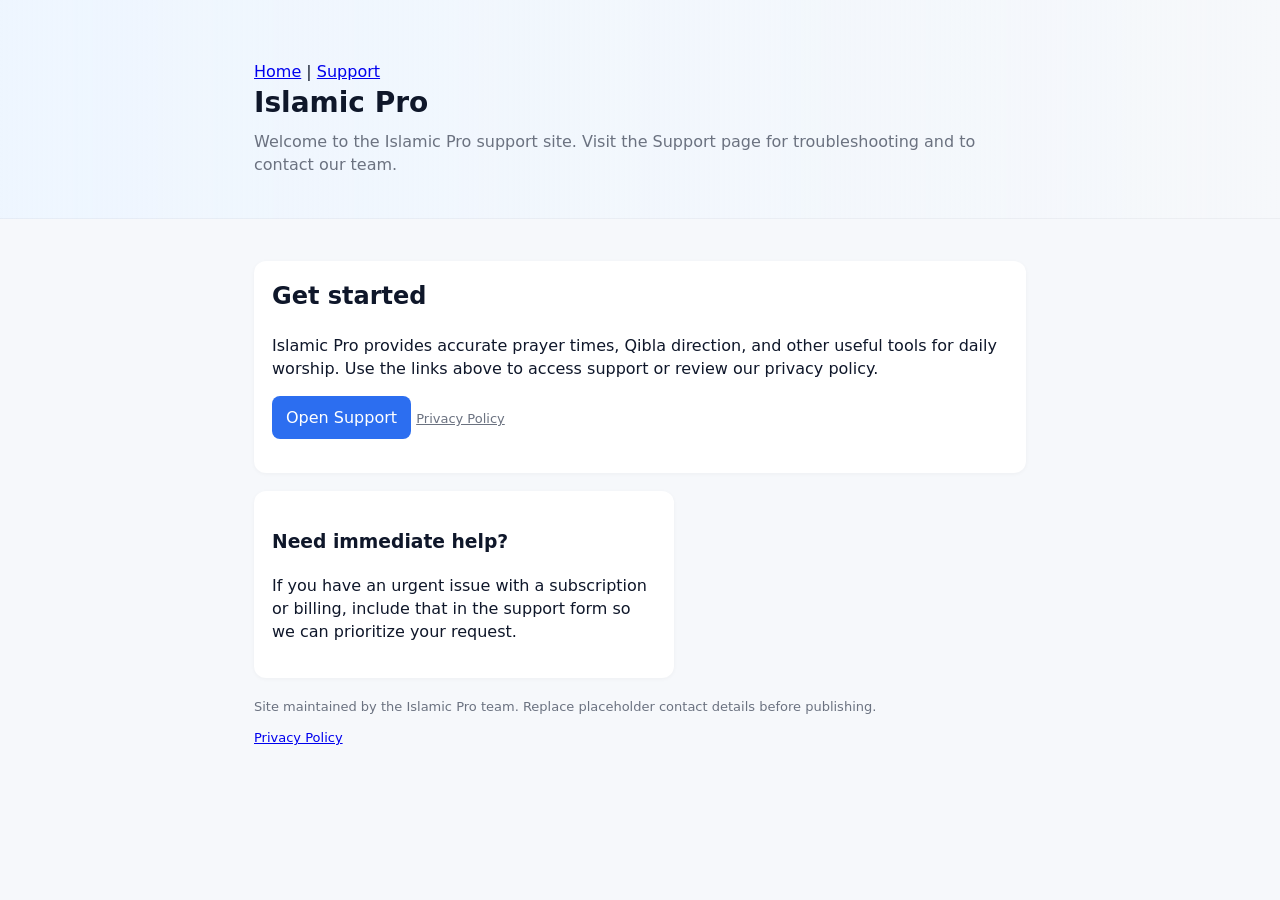
<file: index.html>
<!doctype html>
<html lang="en">
<head>
  <meta charset="utf-8" />
  <meta name="viewport" content="width=device-width,initial-scale=1" />
  <title>Islamic Pro  Home</title>
  <link rel="stylesheet" href="style.css" />
</head>
<body>
  <header class="hero">
    <div class="wrap">
  <div id="site-nav"></div>
      <h1>Islamic Pro</h1>
      <p>Welcome to the Islamic Pro support site. Visit the Support page for troubleshooting and to contact our team.</p>
    </div>
  </header>

  <main class="wrap">

    <section class="card">
      <h2>Get started</h2>
      <p>Islamic Pro provides accurate prayer times, Qibla direction, and other useful tools for daily worship. Use the links above to access support or review our privacy policy.</p>
      <p style="margin-top:12px"><a class="btn" href="support.html">Open Support</a> <a class="muted" href="privacy.html">Privacy Policy</a></p>
    </section>

    <section class="card small">
      <h3>Need immediate help?</h3>
      <p>If you have an urgent issue with a subscription or billing, include that in the support form so we can prioritize your request.</p>
    </section>

    <footer class="footer">
      <p>Site maintained by the Islamic Pro team. Replace placeholder contact details before publishing.</p>
      <p><a href="privacy.html">Privacy Policy</a></p>
    </footer>

  </main>
    <script src="nav.js"></script>
</body>
</html>
</file>
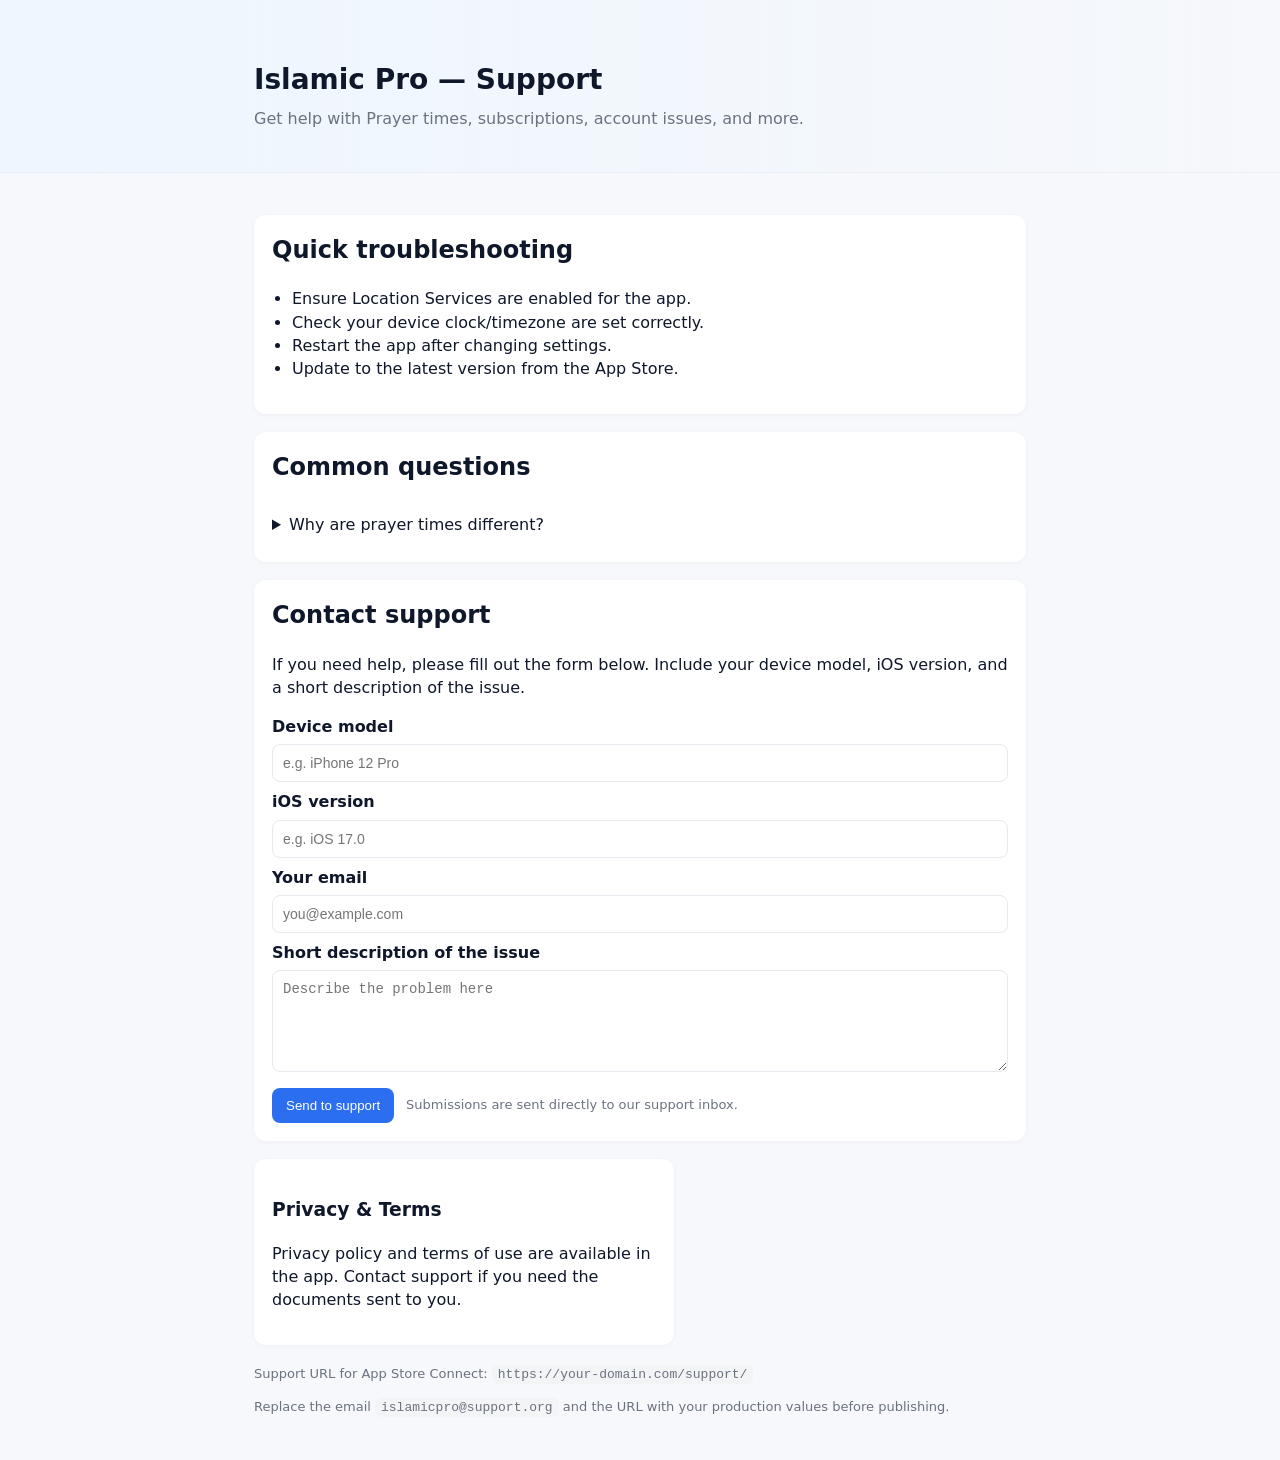
<file: support/index.html>
<!doctype html>
<html lang="en">
<head>
  <meta charset="utf-8" />
  <meta name="viewport" content="width=device-width,initial-scale=1" />
  <title>Islamic Pro — Support</title>
  <link rel="stylesheet" href="style.css" />
</head>
<body>
  <header class="hero">
    <div class="wrap">
      <h1>Islamic Pro — Support</h1>
      <p>Get help with Prayer times, subscriptions, account issues, and more.</p>
    </div>
  </header>

  

  <main class="wrap">

    <section class="card">
      <h2>Quick troubleshooting</h2>
      <ul>
        <li>Ensure Location Services are enabled for the app.</li>
        <li>Check your device clock/timezone are set correctly.</li>
        <li>Restart the app after changing settings.</li>
        <li>Update to the latest version from the App Store.</li>
      </ul>
    </section>

    <section class="card">
      <h2>Common questions</h2>

      <details>
        <summary>Why are prayer times different?</summary>
        <p>Prayer times depend on selected calculation method and juristic settings. Verify your method in Settings → Prayer Times.</p>
      </details>
    </section>

    <section class="card">
      <h2>Contact support</h2>
      <p>If you need help, please fill out the form below. Include your device model, iOS version, and a short description of the issue.</p>
      <form id="support-form" class="support-form" action="#" method="post">
        <label for="device">Device model</label>
        <input id="device" name="device" type="text" placeholder="e.g. iPhone 12 Pro" required />

        <label for="ios">iOS version</label>
        <input id="ios" name="ios" type="text" placeholder="e.g. iOS 17.0" required />

        <label for="email">Your email</label>
        <input id="email" name="email" type="email" placeholder="you@example.com" required />

        <label for="desc">Short description of the issue</label>
        <textarea id="desc" name="desc" rows="5" placeholder="Describe the problem here" required></textarea>

        <div id="form-status" class="notice" style="display:none"></div>
        <div class="form-row">
          <button id="submit-btn" class="btn" type="submit">Send to support</button>
          <small class="muted">Submissions are sent directly to our support inbox.</small>
        </div>
      </form>
    </section>

    <section class="card small">
      <h3>Privacy & Terms</h3>
      <p>Privacy policy and terms of use are available in the app. Contact support if you need the documents sent to you.</p>
    </section>

    <footer class="footer">
      <p>Support URL for App Store Connect: <code>https://your-domain.com/support/</code></p>
      <p>Replace the email <code>islamicpro@support.org</code> and the URL with your production values before publishing.</p>
    </footer>

  </main>
  <script>
    // Submit the form via fetch to a serverless email endpoint (Formspree example).
    (function(){
      var form = document.getElementById('support-form');
      var status = document.getElementById('form-status');
      var submitBtn = document.getElementById('submit-btn');
      if(!form) return;

      // Replace with your real endpoint. Example: Formspree endpoint URL
      var ENDPOINT = 'https://formspree.io/f/mvgqewoy';

      function showMessage(text, ok){
        status.style.display = 'block';
        status.textContent = text;
        status.style.color = ok ? 'green' : 'crimson';
      }

      form.addEventListener('submit', function(e){
        e.preventDefault();
        submitBtn.disabled = true;
        status.style.display = 'none';

        var payload = {
          device: document.getElementById('device').value.trim(),
          ios: document.getElementById('ios').value.trim(),
          email: document.getElementById('email').value.trim(),
          desc: document.getElementById('desc').value.trim()
        };

        // Basic client-side validation
        if(!payload.device || !payload.ios || !payload.email || !payload.desc){
          showMessage('Please fill all fields.', false);
          submitBtn.disabled = false;
          return;
        }

        fetch(ENDPOINT, {
          method: 'POST',
          headers: {'Content-Type':'application/json','Accept':'application/json'},
          body: JSON.stringify(payload)
        }).then(function(res){
          if(res.ok){
            showMessage('Thanks — your message was sent. We will reply to the email you provided.', true);
            form.reset();
          } else {
            return res.json().then(function(data){
              var msg = (data && data.error) ? data.error : 'Submission failed';
              throw new Error(msg);
            });
          }
        }).catch(function(err){
          showMessage('Failed to send: ' + err.message + '. Please email islamicpro@support.org directly.', false);
        }).finally(function(){
          submitBtn.disabled = false;
        });
      });
    })();
  </script>
</body>
</html>
</file>
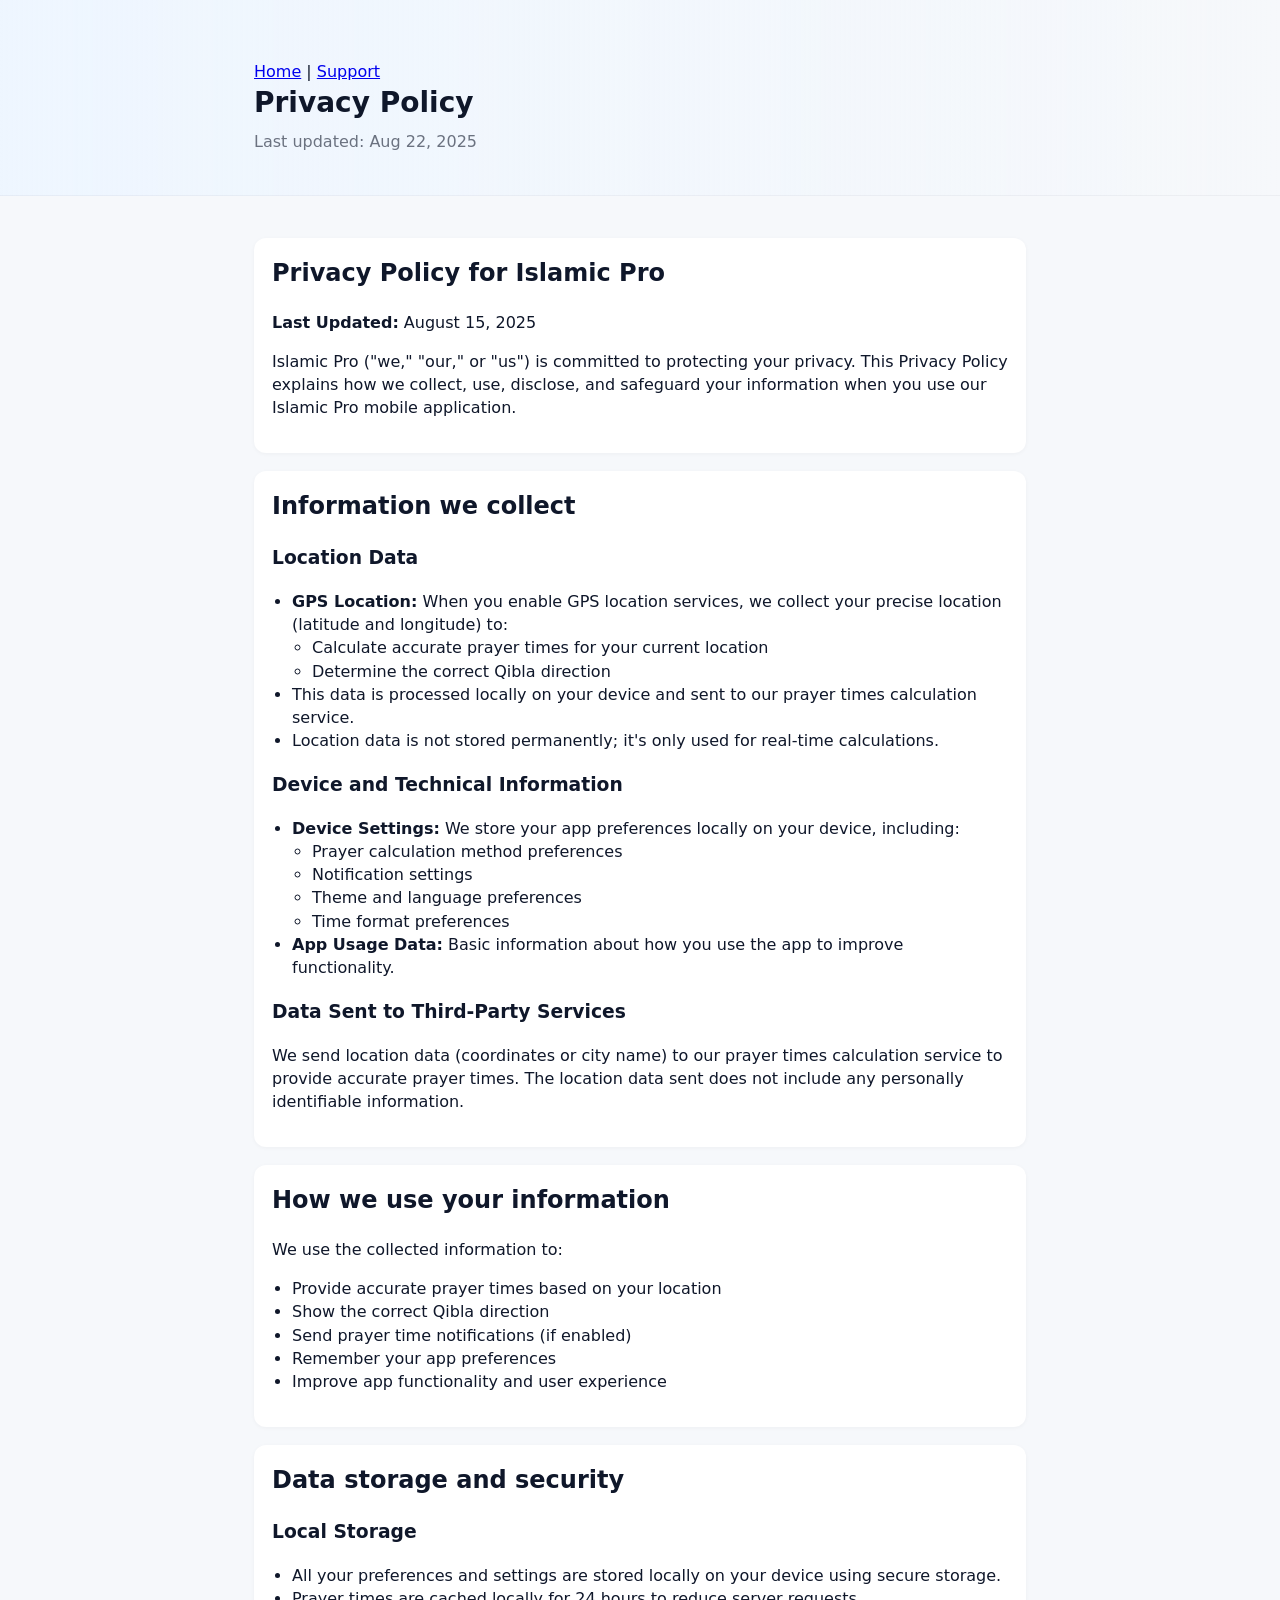
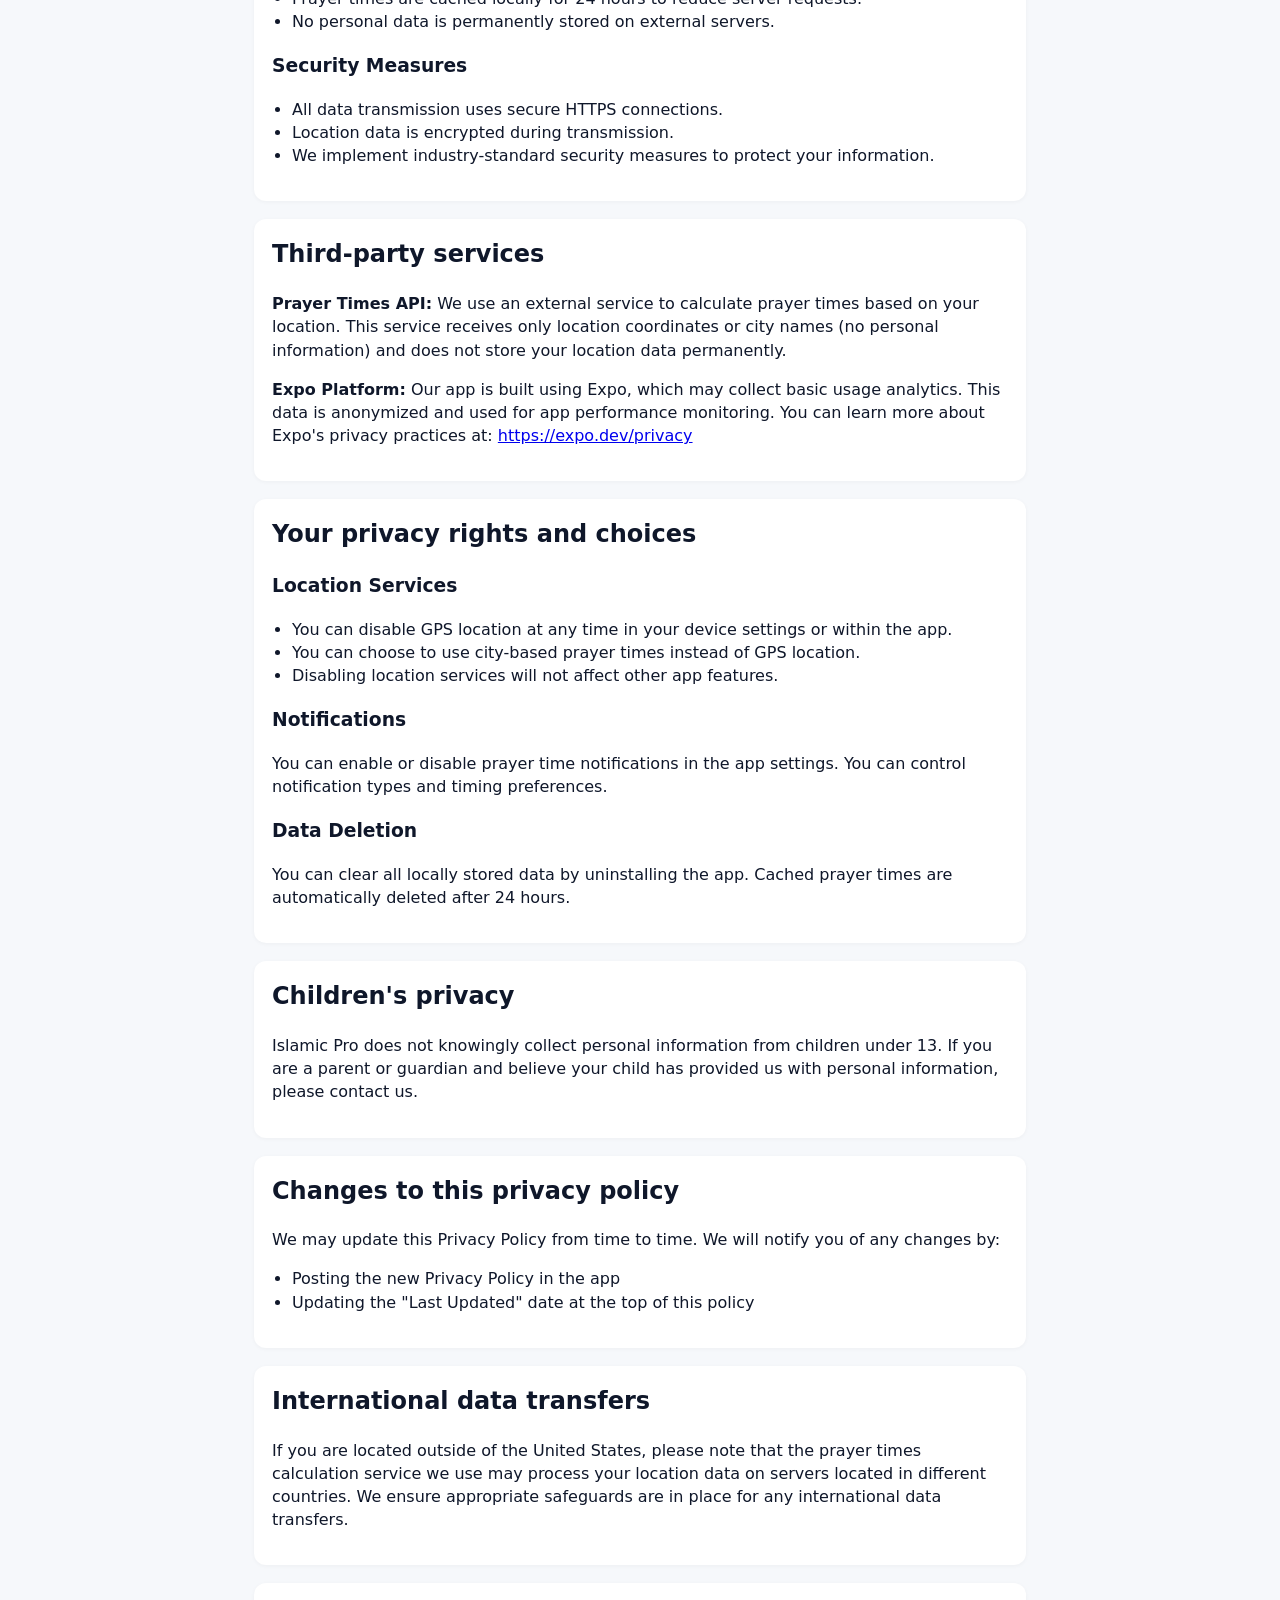
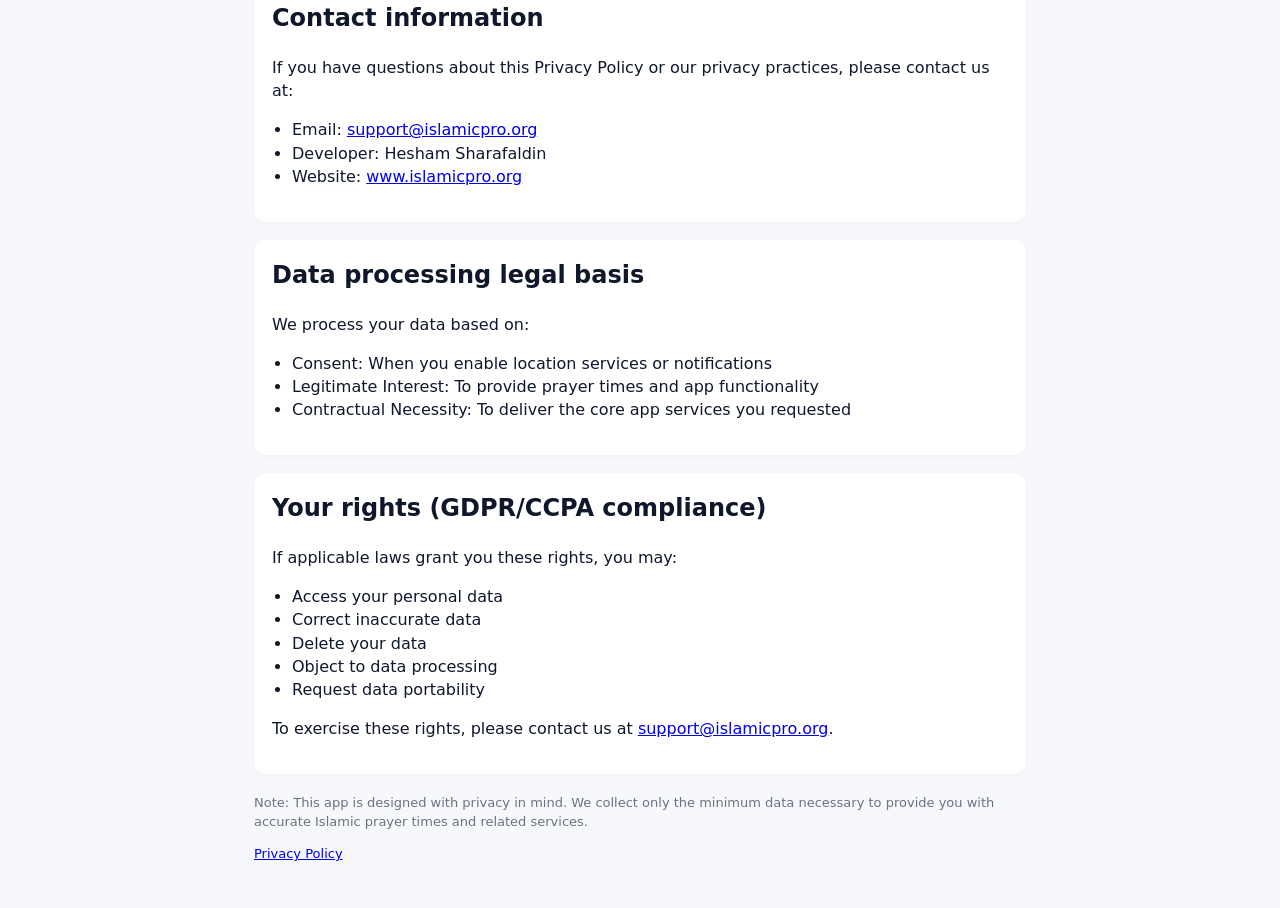
<file: privacy.html>
<!doctype html>
<html lang="en">
<head>
  <meta charset="utf-8" />
  <meta name="viewport" content="width=device-width,initial-scale=1" />
  <title>Islamic Pro  Privacy Policy</title>
  <link rel="stylesheet" href="style.css" />
</head>
<body>
  <header class="hero">
    <div class="wrap">
  <div id="site-nav"></div>
      <h1>Privacy Policy</h1>
      <p>Last updated: Aug 22, 2025</p>
    </div>
  </header>

  <main class="wrap">
    <section class="card">
      <h2>Privacy Policy for Islamic Pro</h2>
      <p><strong>Last Updated:</strong> August 15, 2025</p>
      <p>Islamic Pro ("we," "our," or "us") is committed to protecting your privacy. This Privacy Policy explains how we collect, use, disclose, and safeguard your information when you use our Islamic Pro mobile application.</p>
    </section>

    <section class="card">
      <h2>Information we collect</h2>

      <h3>Location Data</h3>
      <ul>
        <li><strong>GPS Location:</strong> When you enable GPS location services, we collect your precise location (latitude and longitude) to:
          <ul>
            <li>Calculate accurate prayer times for your current location</li>
            <li>Determine the correct Qibla direction</li>
          </ul>
        </li>
        <li>This data is processed locally on your device and sent to our prayer times calculation service.</li>
        <li>Location data is not stored permanently; it's only used for real-time calculations.</li>
      </ul>

      <h3>Device and Technical Information</h3>
      <ul>
        <li><strong>Device Settings:</strong> We store your app preferences locally on your device, including:
          <ul>
            <li>Prayer calculation method preferences</li>
            <li>Notification settings</li>
            <li>Theme and language preferences</li>
            <li>Time format preferences</li>
          </ul>
        </li>
        <li><strong>App Usage Data:</strong> Basic information about how you use the app to improve functionality.</li>
      </ul>

      <h3>Data Sent to Third-Party Services</h3>
      <p>We send location data (coordinates or city name) to our prayer times calculation service to provide accurate prayer times. The location data sent does not include any personally identifiable information.</p>
    </section>

    <section class="card">
      <h2>How we use your information</h2>
      <p>We use the collected information to:</p>
      <ul>
        <li>Provide accurate prayer times based on your location</li>
        <li>Show the correct Qibla direction</li>
        <li>Send prayer time notifications (if enabled)</li>
        <li>Remember your app preferences</li>
        <li>Improve app functionality and user experience</li>
      </ul>
    </section>

    <section class="card">
      <h2>Data storage and security</h2>

      <h3>Local Storage</h3>
      <ul>
        <li>All your preferences and settings are stored locally on your device using secure storage.</li>
        <li>Prayer times are cached locally for 24 hours to reduce server requests.</li>
        <li>No personal data is permanently stored on external servers.</li>
      </ul>

      <h3>Security Measures</h3>
      <ul>
        <li>All data transmission uses secure HTTPS connections.</li>
        <li>Location data is encrypted during transmission.</li>
        <li>We implement industry-standard security measures to protect your information.</li>
      </ul>
    </section>

    <section class="card">
      <h2>Third-party services</h2>
      <p><strong>Prayer Times API:</strong> We use an external service to calculate prayer times based on your location. This service receives only location coordinates or city names (no personal information) and does not store your location data permanently.</p>
      <p><strong>Expo Platform:</strong> Our app is built using Expo, which may collect basic usage analytics. This data is anonymized and used for app performance monitoring. You can learn more about Expo's privacy practices at: <a href="https://expo.dev/privacy" target="_blank" rel="noopener">https://expo.dev/privacy</a></p>
    </section>

    <section class="card">
      <h2>Your privacy rights and choices</h2>

      <h3>Location Services</h3>
      <ul>
        <li>You can disable GPS location at any time in your device settings or within the app.</li>
        <li>You can choose to use city-based prayer times instead of GPS location.</li>
        <li>Disabling location services will not affect other app features.</li>
      </ul>

      <h3>Notifications</h3>
      <p>You can enable or disable prayer time notifications in the app settings. You can control notification types and timing preferences.</p>

      <h3>Data Deletion</h3>
      <p>You can clear all locally stored data by uninstalling the app. Cached prayer times are automatically deleted after 24 hours.</p>
    </section>

    <section class="card">
      <h2>Children's privacy</h2>
      <p>Islamic Pro does not knowingly collect personal information from children under 13. If you are a parent or guardian and believe your child has provided us with personal information, please contact us.</p>
    </section>

    <section class="card">
      <h2>Changes to this privacy policy</h2>
      <p>We may update this Privacy Policy from time to time. We will notify you of any changes by:</p>
      <ul>
        <li>Posting the new Privacy Policy in the app</li>
        <li>Updating the "Last Updated" date at the top of this policy</li>
      </ul>
    </section>

    <section class="card">
      <h2>International data transfers</h2>
      <p>If you are located outside of the United States, please note that the prayer times calculation service we use may process your location data on servers located in different countries. We ensure appropriate safeguards are in place for any international data transfers.</p>
    </section>

    <section class="card">
      <h2>Contact information</h2>
      <p>If you have questions about this Privacy Policy or our privacy practices, please contact us at:</p>
      <ul>
        <li>Email: <a href="mailto:support@islamicpro.org">support@islamicpro.org</a></li>
        <li>Developer: Hesham Sharafaldin</li>
        <li>Website: <a href="https://www.islamicpro.org" target="_blank" rel="noopener">www.islamicpro.org</a></li>
      </ul>
    </section>

    <section class="card">
      <h2>Data processing legal basis</h2>
      <p>We process your data based on:</p>
      <ul>
        <li>Consent: When you enable location services or notifications</li>
        <li>Legitimate Interest: To provide prayer times and app functionality</li>
        <li>Contractual Necessity: To deliver the core app services you requested</li>
      </ul>
    </section>

    <section class="card">
      <h2>Your rights (GDPR/CCPA compliance)</h2>
      <p>If applicable laws grant you these rights, you may:</p>
      <ul>
        <li>Access your personal data</li>
        <li>Correct inaccurate data</li>
        <li>Delete your data</li>
        <li>Object to data processing</li>
        <li>Request data portability</li>
      </ul>
      <p>To exercise these rights, please contact us at <a href="mailto:support@islamicpro.org">support@islamicpro.org</a>.</p>
    </section>

    <footer class="footer">
      <p>Note: This app is designed with privacy in mind. We collect only the minimum data necessary to provide you with accurate Islamic prayer times and related services.</p>
      <p><a href="privacy.html">Privacy Policy</a></p>
    </footer>
  </main>
  <script src="nav.js"></script>
</body>
</html>
</file>
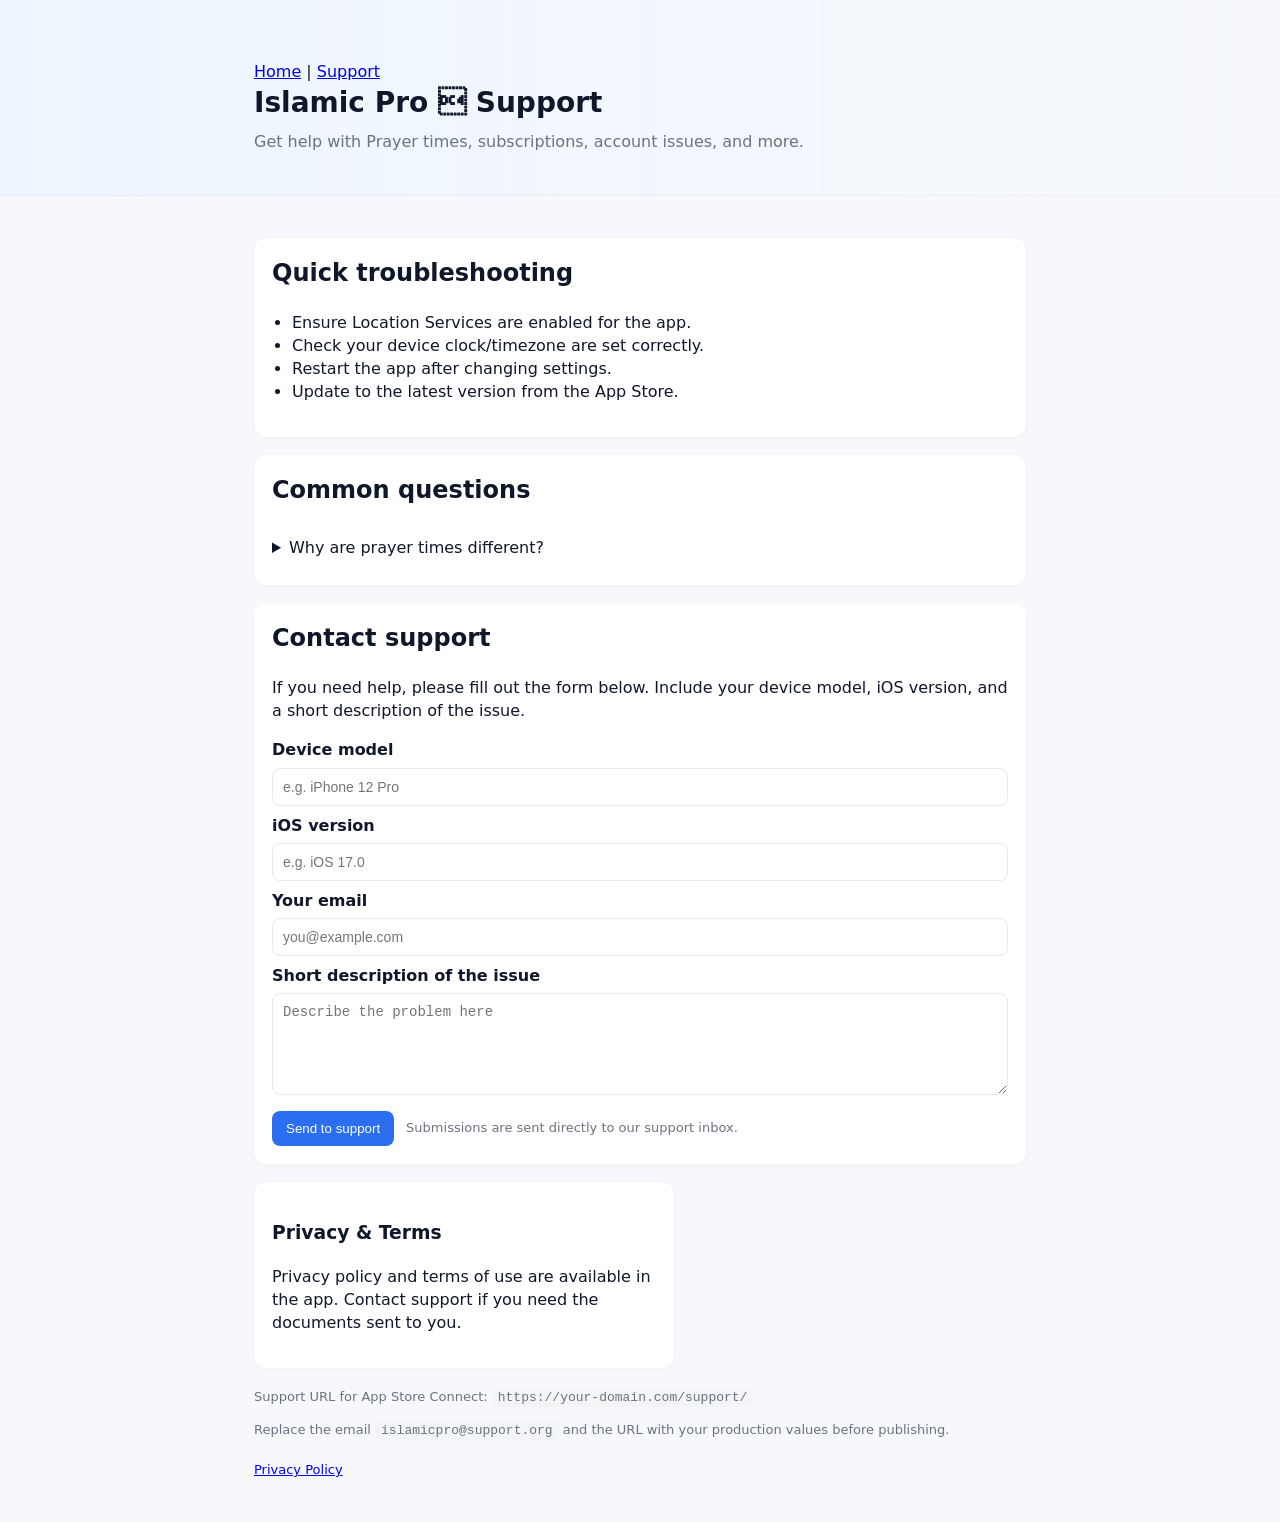
<file: support.html>
<!doctype html>
<html lang="en">
<head>
  <meta charset="utf-8" />
  <meta name="viewport" content="width=device-width,initial-scale=1" />
  <title>Islamic Pro  Support</title>
  <link rel="stylesheet" href="style.css" />
</head>
<body>
  <header class="hero">
    <div class="wrap">
  <div id="site-nav"></div>
      <h1>Islamic Pro  Support</h1>
      <p>Get help with Prayer times, subscriptions, account issues, and more.</p>
    </div>
  </header>


  <main class="wrap">

    <section class="card">
      <h2>Quick troubleshooting</h2>
      <ul>
        <li>Ensure Location Services are enabled for the app.</li>
        <li>Check your device clock/timezone are set correctly.</li>
        <li>Restart the app after changing settings.</li>
        <li>Update to the latest version from the App Store.</li>
      </ul>
    </section>

    <section class="card">
      <h2>Common questions</h2>

      <details>
        <summary>Why are prayer times different?</summary>
        <p>Prayer times depend on selected calculation method and juristic settings. Verify your method in Settings  Prayer Times.</p>
      </details>
    </section>

    <section class="card">
      <h2>Contact support</h2>
      <p>If you need help, please fill out the form below. Include your device model, iOS version, and a short description of the issue.</p>
      <form id="support-form" class="support-form" action="#" method="post">
        <label for="device">Device model</label>
        <input id="device" name="device" type="text" placeholder="e.g. iPhone 12 Pro" required />

        <label for="ios">iOS version</label>
        <input id="ios" name="ios" type="text" placeholder="e.g. iOS 17.0" required />

        <label for="email">Your email</label>
        <input id="email" name="email" type="email" placeholder="you@example.com" required />

        <label for="desc">Short description of the issue</label>
        <textarea id="desc" name="desc" rows="5" placeholder="Describe the problem here" required></textarea>

        <div id="form-status" class="notice" style="display:none"></div>
        <div class="form-row">
          <button id="submit-btn" class="btn" type="submit">Send to support</button>
          <small class="muted">Submissions are sent directly to our support inbox.</small>
        </div>
      </form>
    </section>

    <section class="card small">
      <h3>Privacy & Terms</h3>
      <p>Privacy policy and terms of use are available in the app. Contact support if you need the documents sent to you.</p>
    </section>

    <footer class="footer">
      <p>Support URL for App Store Connect: <code>https://your-domain.com/support/</code></p>
      <p>Replace the email <code>islamicpro@support.org</code> and the URL with your production values before publishing.</p>
    </footer>

  <footer class="footer">
    <p><a href="privacy.html">Privacy Policy</a></p>
  </footer>

  </main>
  <script>
    // Submit the form via fetch to a serverless email endpoint (Formspree example).
    (function(){
      var form = document.getElementById('support-form');
      var status = document.getElementById('form-status');
      var submitBtn = document.getElementById('submit-btn');
      if(!form) return;

      // Replace with your real endpoint. Example: Formspree endpoint URL
      var ENDPOINT = 'https://formspree.io/f/mvgqewoy';

      function showMessage(text, ok){
        status.style.display = 'block';
        status.textContent = text;
        status.style.color = ok ? 'green' : 'crimson';
      }

      form.addEventListener('submit', function(e){
        e.preventDefault();
        submitBtn.disabled = true;
        status.style.display = 'none';

        var payload = {
          device: document.getElementById('device').value.trim(),
          ios: document.getElementById('ios').value.trim(),
          email: document.getElementById('email').value.trim(),
          desc: document.getElementById('desc').value.trim()
        };

        // Basic client-side validation
        if(!payload.device || !payload.ios || !payload.email || !payload.desc){
          showMessage('Please fill all fields.', false);
          submitBtn.disabled = false;
          return;
        }

        fetch(ENDPOINT, {
          method: 'POST',
          headers: {'Content-Type':'application/json','Accept':'application/json'},
          body: JSON.stringify(payload)
        }).then(function(res){
          if(res.ok){
            showMessage('Thanks  your message was sent. We will reply to the email you provided.', true);
            form.reset();
          } else {
            return res.json().then(function(data){
              var msg = (data && data.error) ? data.error : 'Submission failed';
              throw new Error(msg);
            });
          }
        }).catch(function(err){
          showMessage('Failed to send: ' + err.message + '. Please email islamicpro@support.org directly.', false);
        }).finally(function(){
          submitBtn.disabled = false;
        });
      });
    })();
  </script>
    <script src="nav.js"></script>
</body>
</html>
</file>
<file: style.css>
:root{
  --bg:#f6f8fb;
  --card:#ffffff;
  --accent:#2c6ef0;
  --muted:#6b7280;
  --maxw:820px;
}
*{box-sizing:border-box}
body{font-family:Inter, ui-sans-serif, system-ui, -apple-system, "Segoe UI", Roboto, "Helvetica Neue", Arial;line-height:1.45;margin:0;background:var(--bg);color:#0f172a}
.wrap{max-width:var(--maxw);margin:0 auto;padding:24px}
.hero{background:linear-gradient(90deg,#eef6ff,transparent);padding:36px 0 18px;border-bottom:1px solid rgba(15,23,42,0.04)}
.hero h1{margin:0 0 6px;font-size:28px}
.hero p{margin:0;color:var(--muted)}
/* site header navigation */
header .hero nav{margin-bottom:12px;font-size:15px}
header .hero nav a{color:var(--accent);text-decoration:none;font-weight:600;padding:6px 8px;border-radius:8px}
header .hero nav a:hover{background:rgba(44,110,240,0.08);text-decoration:none}
header .hero nav a.active{background:var(--accent);color:white}

.card{background:var(--card);padding:18px;border-radius:12px;box-shadow:0 1px 4px rgba(2,6,23,0.04);margin:18px 0}
.card h2{margin-top:0}
.card.small{max-width:420px}
.btn{display:inline-block;background:var(--accent);color:white;padding:10px 14px;border-radius:8px;text-decoration:none}
/* form styles */
.support-form{display:block;margin-top:12px}
.support-form label{display:block;margin:8px 0 6px;font-weight:600}
.support-form input[type="text"],.support-form input[type="email"],.support-form textarea{width:100%;padding:10px;border:1px solid #e6e9ef;border-radius:8px;font-size:14px}
.support-form input[type="text"]:focus,.support-form input[type="email"]:focus,.support-form textarea:focus{outline:none;box-shadow:0 0 0 4px rgba(44,110,240,0.08);border-color:var(--accent)}
.support-form textarea{resize:vertical}
.form-row{display:flex;align-items:center;gap:12px;margin-top:10px}
.muted{color:var(--muted);font-size:13px}
.support-form .btn{border:none;padding:10px 14px;cursor:pointer}
ul{padding-left:1.25rem}
details summary{cursor:pointer;padding:8px 0}
.footer{color:var(--muted);font-size:13px;margin:20px 0}
code{background:#f3f4f6;padding:2px 6px;border-radius:6px;font-size:13px}

@media (max-width:520px){.wrap{padding:16px}.hero h1{font-size:22px}}
</file>
<file: support/style.css>
:root{
  --bg:#f6f8fb;
  --card:#ffffff;
  --accent:#2c6ef0;
  --muted:#6b7280;
  --maxw:820px;
}
*{box-sizing:border-box}
body{font-family:Inter, ui-sans-serif, system-ui, -apple-system, "Segoe UI", Roboto, "Helvetica Neue", Arial;line-height:1.45;margin:0;background:var(--bg);color:#0f172a}
.wrap{max-width:var(--maxw);margin:0 auto;padding:24px}
.hero{background:linear-gradient(90deg,#eef6ff,transparent);padding:36px 0 18px;border-bottom:1px solid rgba(15,23,42,0.04)}
.hero h1{margin:0 0 6px;font-size:28px}
.hero p{margin:0;color:var(--muted)}
.card{background:var(--card);padding:18px;border-radius:12px;box-shadow:0 1px 4px rgba(2,6,23,0.04);margin:18px 0}
.card h2{margin-top:0}
.card.small{max-width:420px}
.btn{display:inline-block;background:var(--accent);color:white;padding:10px 14px;border-radius:8px;text-decoration:none}
/* form styles */
.support-form{display:block;margin-top:12px}
.support-form label{display:block;margin:8px 0 6px;font-weight:600}
.support-form input[type="text"],.support-form input[type="email"],.support-form textarea{width:100%;padding:10px;border:1px solid #e6e9ef;border-radius:8px;font-size:14px}
.support-form input[type="text"]:focus,.support-form input[type="email"]:focus,.support-form textarea:focus{outline:none;box-shadow:0 0 0 4px rgba(44,110,240,0.08);border-color:var(--accent)}
.support-form textarea{resize:vertical}
.form-row{display:flex;align-items:center;gap:12px;margin-top:10px}
.muted{color:var(--muted);font-size:13px}
.support-form .btn{border:none;padding:10px 14px;cursor:pointer}
ul{padding-left:1.25rem}
details summary{cursor:pointer;padding:8px 0}
.footer{color:var(--muted);font-size:13px;margin:20px 0}
code{background:#f3f4f6;padding:2px 6px;border-radius:6px;font-size:13px}

@media (max-width:520px){.wrap{padding:16px}.hero h1{font-size:22px}}
</file>
